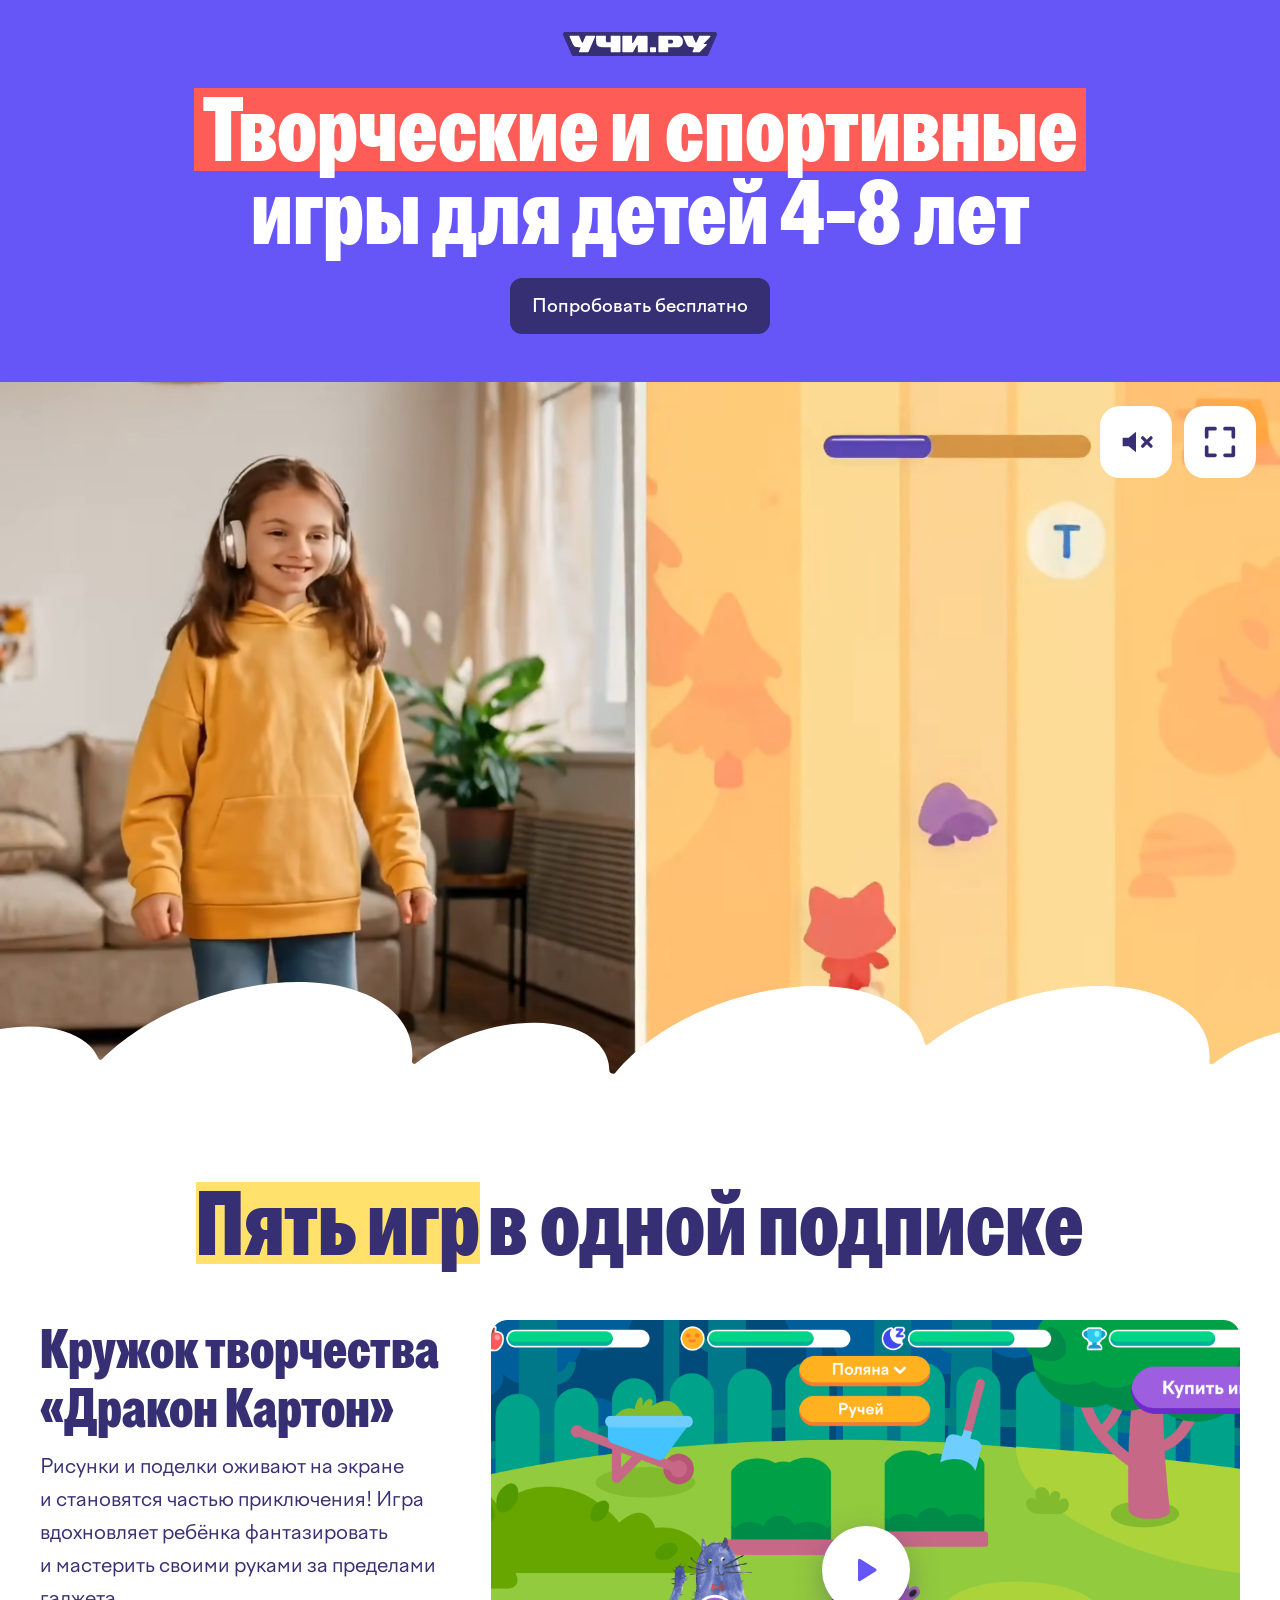
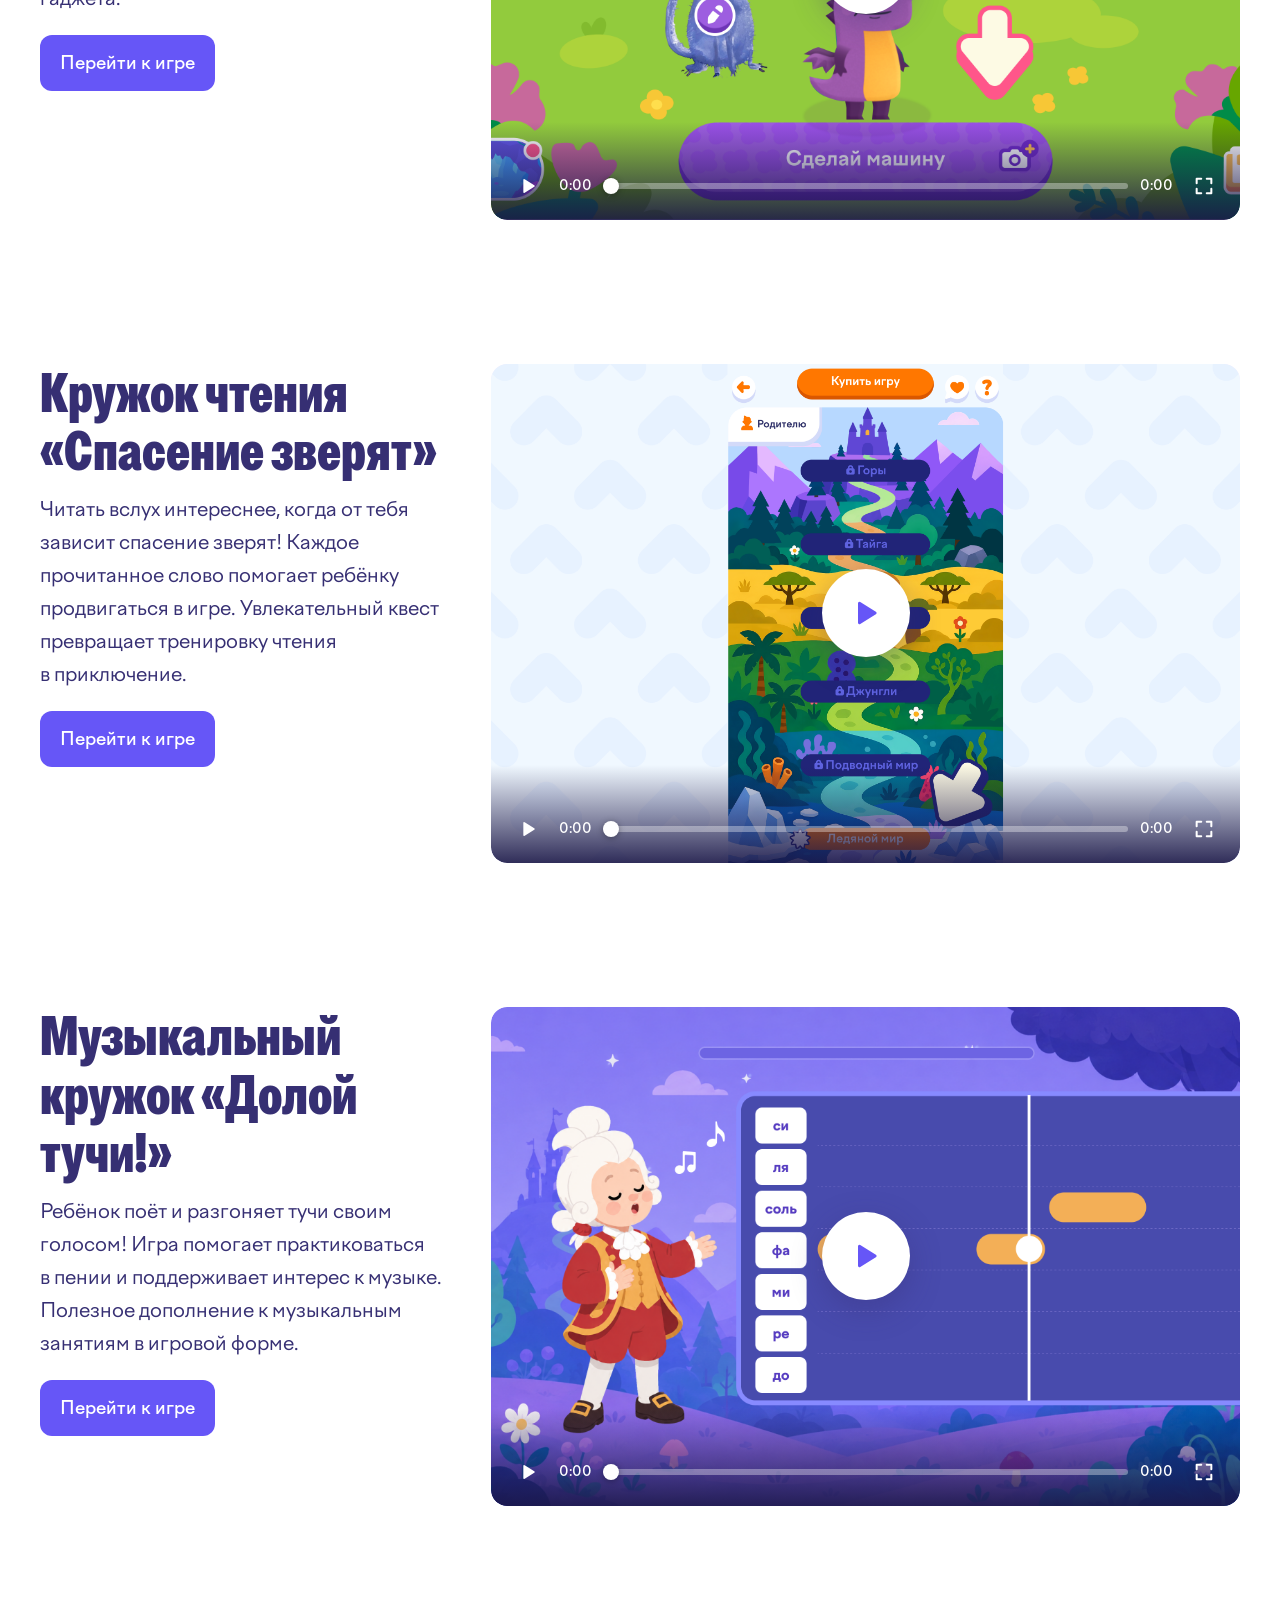
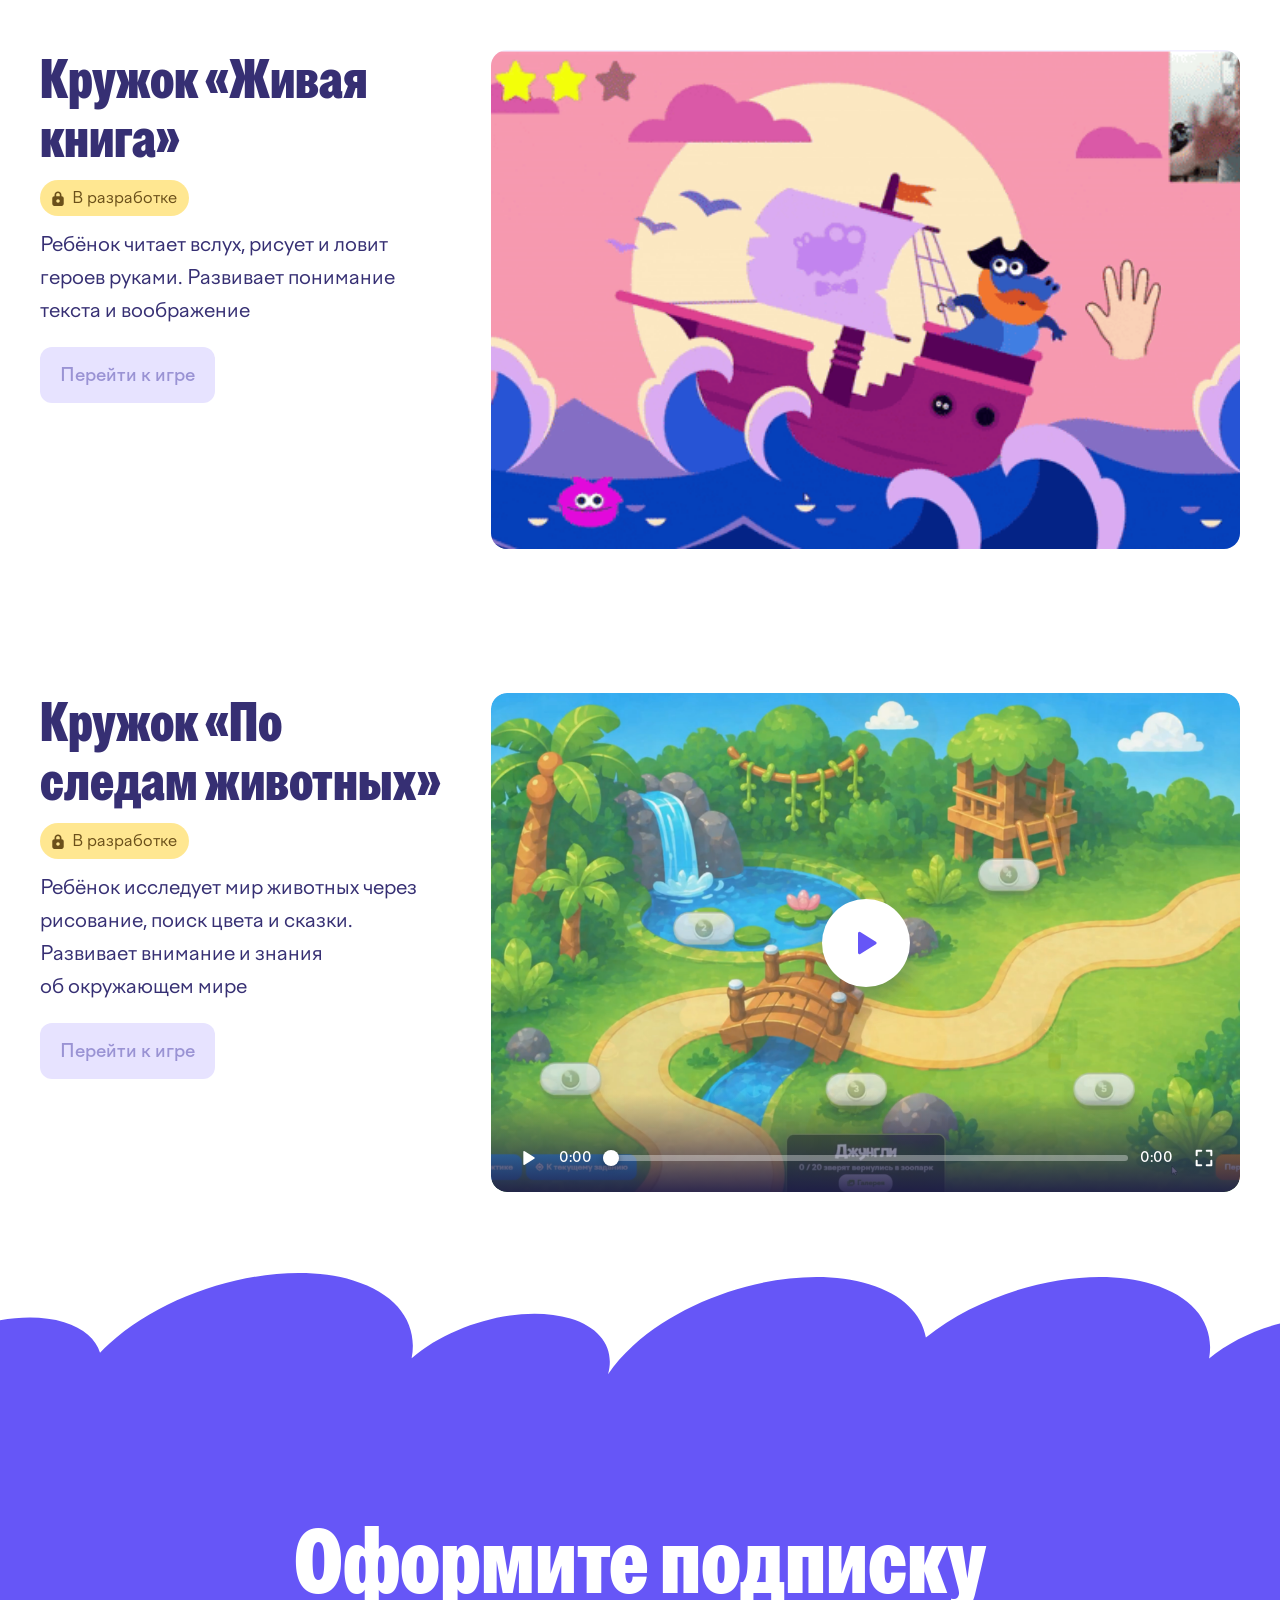
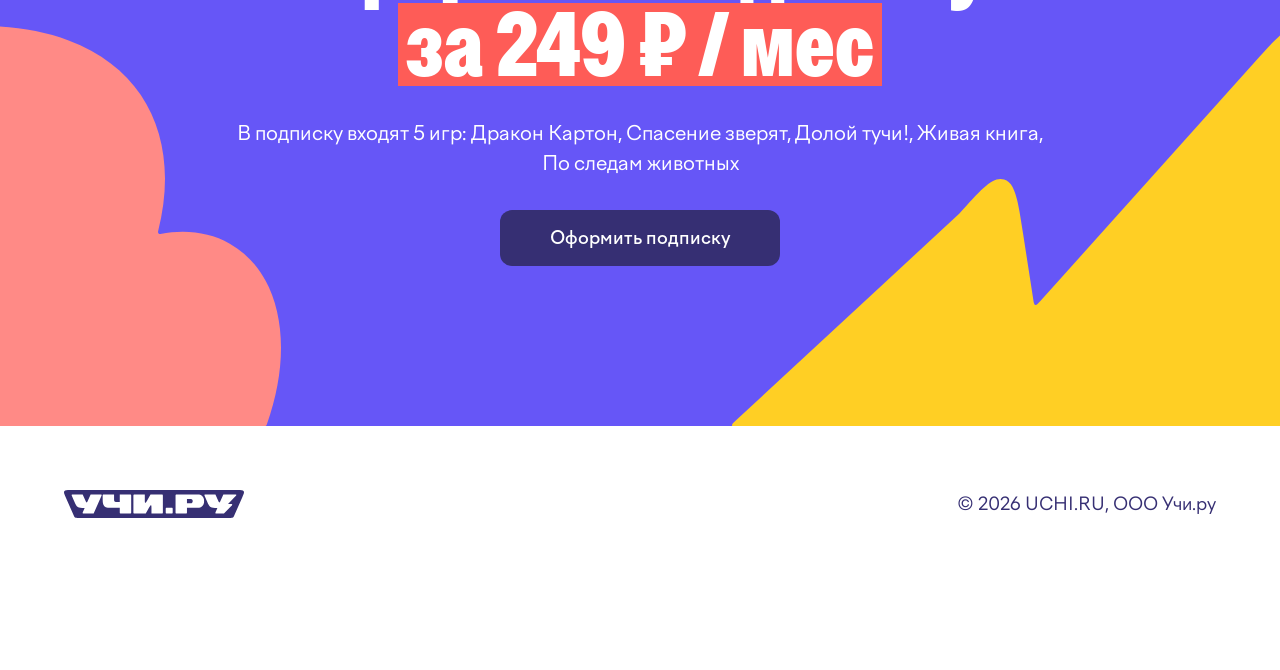
<file: index.html>
<!DOCTYPE html>
<html lang="ru">
  <head>
    <meta charset="UTF-8" />
    <script>
      document.documentElement.classList.add("js");
    </script>
    <meta name="viewport" content="width=device-width, initial-scale=1" />
    <title>Учи.Мастерская — творческие и спортивные игры для детей 4–8 лет</title>
    <meta
      name="description"
      content="Творческие и спортивные игры для детей 4–8 лет: творчество, чтение, музыка, мышление и движение."
    />
    <link
      rel="preload"
      href="fonts/OceanicGroteskCondensed-Extrabold.ttf"
      as="font"
      type="font/ttf"
      crossorigin
    />
    <link rel="preload" href="fonts/FactorA-Regular.ttf" as="font" type="font/ttf" crossorigin />
    <link rel="preload" href="fonts/FactorA-Bold.ttf" as="font" type="font/ttf" crossorigin />
    <link rel="preload" href="fonts/FactorA-Medium.otf" as="font" type="font/otf" crossorigin />
    <link rel="stylesheet" href="css/styles.css?v=20261026b" />
  </head>
  <body>
    <header class="hero hero--photo">
      <img class="hero__logo" src="assets/logo-header.svg" alt="Учи.ру" />

      <div class="hero__top">
        <div class="hero__copy">
          <h1>
            <span class="mark mark--red">Творческие и&nbsp;спортивные</span>
            <span class="hero__for">игры для детей 4&#8288;–&#8288;8&nbsp;лет</span>
          </h1>
        </div>
        <div class="hero__actions">
          <a class="btn btn--dark" href="https://uchi.ru/workshop">Попробовать бесплатно</a>
        </div>
      </div>

      <div class="hero__photo">
        <video
          class="hero__photo-img"
          poster="assets/hero-d/hero-video-poster.jpg?v=20261026b"
          autoplay
          muted
          loop
          playsinline
          preload="auto"
          aria-hidden="true"
        >
          <source src="assets/hero-d/hero-video.webm?v=20261026b" type='video/webm; codecs="av01.0.05M.08, opus"' />
          <source src="assets/hero-d/hero-video.mp4?v=20261026b" type="video/mp4" />
        </video>
        <div class="hero__controls">
          <button class="hero__btn hero__sound" type="button" aria-pressed="false" aria-label="Включить звук" data-hero-sound>
            <span class="hero__btn-icon hero__sound-icon" aria-hidden="true"></span>
          </button>
          <button class="hero__btn hero__fullscreen" type="button" aria-label="Открыть видео на весь экран" data-hero-fullscreen>
            <span class="hero__btn-icon hero__fullscreen-icon" aria-hidden="true"></span>
          </button>
        </div>
      </div>

      <img class="hero__wave" src="assets/hero-wave.svg" alt="" />
    </header>

    <main>
      <section class="games" id="games" aria-labelledby="games-title">
        <div class="games__pin">
          <h2 class="section-title" id="games-title">
            <span class="mark mark--yellow">Пять игр</span>
            <span>в&nbsp;одной подписке</span>
          </h2>
          <div class="games__track">
          <article class="game">
            <div class="game__media">
              <video
                class="game__shot"
                src="assets/game-1.mp4"
                poster="assets/game-1.png"
                controls
                muted
                loop
                playsinline
                preload="none"
                data-game-video
                aria-label="Дракон Картон — игра"
              ></video>
            </div>
            <div class="game__body">
              <h3 class="game__title">
                <span class="game__name">Кружок творчества «Дракон Картон»</span>
              </h3>
              <p>Рисунки и&nbsp;поделки оживают на&nbsp;экране и&nbsp;становятся частью приключения! Игра вдохновляет ребёнка фантазировать и&nbsp;мастерить своими руками за&nbsp;пределами гаджета.</p>
              <a class="btn game__cta" href="https://uchi.ru/caring-crafts">Перейти к игре</a>
            </div>
          </article>
          <article class="game">
            <div class="game__media">
              <video
                class="game__shot"
                src="assets/game-2.mp4"
                poster="assets/game-2.png"
                controls
                muted
                loop
                playsinline
                preload="none"
                data-game-video
                aria-label="Спасение зверят — игра"
              ></video>
            </div>
            <div class="game__body">
              <h3 class="game__title">
                <span class="game__name">Кружок чтения «Спасение зверят»</span>
              </h3>
              <p>Читать вслух интереснее, когда от&nbsp;тебя зависит спасение зверят! Каждое прочитанное слово помогает ребёнку продвигаться в&nbsp;игре. Увлекательный квест превращает тренировку чтения в&nbsp;приключение.</p>
              <a class="btn game__cta" href="https://uchi.ru/bukvaria">Перейти к игре</a>
            </div>
          </article>
          <article class="game">
            <div class="game__media">
              <video
                class="game__shot"
                src="assets/game-3.mp4"
                poster="assets/game-3.png"
                controls
                muted
                loop
                playsinline
                preload="none"
                data-game-video
                aria-label="Долой тучи! — игра"
              ></video>
            </div>
            <div class="game__body">
              <h3 class="game__title">
                <span class="game__name">Музыкальный кружок «Долой тучи!»</span>
              </h3>
              <p>Ребёнок поёт и&nbsp;разгоняет тучи своим голосом! Игра помогает практиковаться в&nbsp;пении и&nbsp;поддерживает интерес к&nbsp;музыке. Полезное дополнение к&nbsp;музыкальным занятиям в&nbsp;игровой форме.</p>
              <a class="btn game__cta" href="https://uchi.ru/doloy-tuchi">Перейти к игре</a>
            </div>
          </article>
          <article class="game">
            <div class="game__media">
              <img class="game__shot" src="assets/game-4.gif" alt="" />
            </div>
            <div class="game__body">
              <h3 class="game__title game__title--soon">
                <span class="game__name">Кружок «Живая книга»</span>
                <span class="badge">
                  <img src="assets/icon-lock.svg" alt="" />
                  В&nbsp;разработке
                </span>
              </h3>
              <p>Ребёнок читает вслух, рисует и&nbsp;ловит героев руками. Развивает понимание текста и&nbsp;воображение</p>
              <button class="btn game__cta" type="button" disabled>Перейти к игре</button>
            </div>
          </article>
          <article class="game">
            <div class="game__media">
              <video
                class="game__shot"
                src="assets/game-5.mp4"
                poster="assets/game-5.png"
                controls
                muted
                loop
                playsinline
                preload="none"
                data-game-video
                aria-label="По следам животных — игра"
              ></video>
            </div>
            <div class="game__body">
              <h3 class="game__title game__title--soon">
                <span class="game__name">Кружок «По следам животных»</span>
                <span class="badge">
                  <img src="assets/icon-lock.svg" alt="" />
                  В&nbsp;разработке
                </span>
              </h3>
              <p>
                Ребёнок исследует мир животных через рисование, поиск цвета и&nbsp;сказки. Развивает внимание и&nbsp;знания
                об&nbsp;окружающем мире
              </p>
              <button class="btn game__cta" type="button" disabled>Перейти к игре</button>
            </div>
          </article>
          </div>
        </div>
        <img class="skills__wave games__wave" src="assets/wave-skills.svg" alt="" />
      </section>

      <section class="skills" aria-labelledby="skills-title" hidden>
        <h2 class="section-title" id="skills-title">
          <span>Что</span>
          <span class="mark mark--yellow">развивает</span>
          <span>ребёнок</span>
        </h2>
        <div class="skills__viewport">
          <div class="skills__scene">
            <div class="blob blob-music">
              <span class="blob-music__hole"></span>
              <p>Музыкальный слух</p>
            </div>
            <div class="blob blob-imagine">
              <img src="assets/skill-imagination.svg" alt="" />
              <p>Воображение</p>
            </div>
            <div class="blob blob-move">
              <img src="assets/skill-movement.svg" alt="" />
              <p>Движение и&nbsp;реакция</p>
            </div>
            <div class="blob blob-create">
              <img src="assets/skill-creativity.png" alt="" />
              <p>Творчество</p>
            </div>
            <div class="blob blob-read">
              <p>Чтение и&nbsp;речь</p>
              <span class="blob-read__back"></span>
            </div>
            <div class="blob blob-think">
              <img src="assets/skill-thinking.svg" alt="" />
              <p>Мышление</p>
            </div>
          </div>
        </div>
              <img class="skills__wave" src="assets/wave-skills.svg" alt="" />
</section>

      <section class="why" aria-labelledby="why-title" hidden>
        <h2 class="section-title" id="why-title">
          <span>Почему</span>
          <span class="mark mark--yellow">стоит попробовать</span>
        </h2>
        <div class="why__cards">
          <article class="why-card why-card--green">
            <h3>Без поездок</h3>
            <p>Занимайтесь дома. Не&nbsp;нужно везти ребёнка в&nbsp;кружок</p>
          </article>
          <article class="why-card">
            <h3>Без расписания</h3>
            <p>В&nbsp;любое время&nbsp;— утром, днём или перед сном</p>
          </article>
          <article class="why-card">
            <h3>Пять кружков в&nbsp;одном</h3>
            <p>Творчество, чтение, музыка, мышление и&nbsp;движение</p>
          </article>
        </div>
        <img class="skills__wave" src="assets/wave-skills.svg" alt="" />
      </section>

      <section class="offer" id="offer" aria-labelledby="offer-title">
        <img class="offer__cloud offer__cloud--left" src="assets/cloud-left.svg" alt="" />
        <img class="offer__cloud offer__cloud--right" src="assets/cloud-right.svg" alt="" />
        <div class="offer__inner">
          <div class="offer__heading">
            <h2 class="offer__title" id="offer-title">Оформите подписку</h2>
            <p class="offer__price"><span class="mark mark--red">за&nbsp;249&nbsp;₽ / мес</span></p>
          </div>
          <p class="offer__includes">В&nbsp;подписку входят 5&nbsp;игр: Дракон&nbsp;Картон, Спасение&nbsp;зверят, Долой&nbsp;тучи!, Живая&nbsp;книга, По&nbsp;следам&nbsp;животных</p>
          <a class="btn btn--dark btn--wide" href="https://uchi.ru/workshop/paywall">Оформить подписку</a>
        </div>
      </section>
    </main>

    <footer class="footer">
      <div class="footer__row">
        <img class="footer__logo" src="assets/logo-footer.svg" alt="Учи.ру" />
        <p class="footer__copy">© 2026 UCHI.RU, ООО Учи.ру</p>
      </div>
      <div class="mascot" aria-hidden="true">
        <img class="mascot__eye mascot__eye--l" src="assets/eye-l.svg" alt="" />
        <img class="mascot__eye mascot__eye--r" src="assets/eye-r.svg" alt="" />
        <img class="mascot__pupil mascot__pupil--l" src="assets/eye-mask-l.svg" alt="" />
        <img class="mascot__pupil mascot__pupil--r" src="assets/eye-mask-r.svg" alt="" />
        <img class="mascot__brow mascot__brow--l" src="assets/brow-l.svg" alt="" />
        <img class="mascot__brow mascot__brow--r" src="assets/brow-r.svg" alt="" />
      </div>
    </footer>
    <script src="js/hero-video.js?v=20261026b"></script>
    <script src="js/videos.js?v=20261026b"></script>
    <script src="js/reveal.js?v=20261026b"></script>
  </body>
</html>
</file>
<file: css/styles.css>
@font-face {
  font-family: "Oceanic Grotesk Condensed";
  src: url("../fonts/OceanicGroteskCondensed-Extrabold.ttf") format("truetype");
  font-weight: 800;
  font-style: normal;
  font-display: block;
}

@font-face {
  font-family: "Factor A";
  src: url("../fonts/FactorA-Regular.ttf") format("truetype");
  font-weight: 400;
  font-style: normal;
  font-display: block;
}

@font-face {
  font-family: "Factor A";
  src: url("../fonts/FactorA-Bold.ttf") format("truetype");
  font-weight: 700;
  font-style: normal;
  font-display: block;
}

@font-face {
  font-family: "Factor A";
  src: url("../fonts/FactorA-Medium.otf") format("opentype");
  font-weight: 500;
  font-style: normal;
  font-display: block;
}

:root {
  --purple: #6656f7;
  --deep: #362f73;
  --red: #fe5c57;
  --yellow: #ffe16c;
  --lilac: #e7e3ff;
  --ink: #362f73;
  --display: "Oceanic Grotesk Condensed", "Arial Narrow", sans-serif;
  --text: "Factor A", "Segoe UI", sans-serif;
}

*,
*::before,
*::after {
  box-sizing: border-box;
}

html {
  scroll-behavior: smooth;
}

body {
  margin: 0;
  overflow-x: hidden;
  background: #fff;
  color: var(--ink);
  font-family: var(--text);
  font-weight: 400;
}

img {
  max-width: none;
}

a {
  color: inherit;
}

h1,
h2,
h3,
p {
  margin: 0;
}

.mark {
  display: inline-block;
  line-height: 0.9;
}

.mark--red {
  --mk: var(--red);
  background: var(--red);
  color: #fff;
  padding: 0 8px;
}

.mark--yellow {
  --mk: var(--yellow);
  background: var(--yellow);
  color: var(--deep);
}

.btn {
  display: inline-flex;
  align-items: center;
  justify-content: center;
  width: 260px;
  height: 56px;
  padding: 16px 20px;
  border-radius: 12px;
  font-family: var(--text);
  font-weight: 500;
  font-size: 18px;
  line-height: 24px;
  text-align: center;
  text-decoration: none;
  white-space: nowrap;
}

.btn--light {
  background: #fff;
  color: var(--deep);
}

.btn--dark {
  background: var(--deep);
  color: #fff;
}

.btn--wide {
  width: 280px;
}

.btn:hover {
  filter: brightness(0.96);
}

.btn--dark:hover {
  filter: brightness(1.12);
}

.btn:focus-visible {
  outline: 3px solid #fff;
  outline-offset: 3px;
}

.section-title {
  display: flex;
  flex-wrap: wrap;
  justify-content: center;
  column-gap: 8px;
  font-family: var(--display);
  font-weight: 800;
  font-size: 92px;
  line-height: 0.9;
  text-align: center;
  color: var(--deep);
}

/* Hero */

.hero {
  position: relative;
  display: flex;
  flex-direction: column;
  align-items: center;
  gap: 32px;
  height: 100dvh;
  min-height: 900px;
  padding: 96px 40px 96px;
  overflow: hidden;
  background: var(--purple);
  color: #fff;
}

.hero__bg,
.hero__wave {
  position: absolute;
  left: calc(50% - 36px);
  bottom: 0;
  transform: translateX(-50%);
  pointer-events: none;
}

.hero__bg {
  left: 50%;
  z-index: 0;
}

.hero__wave {
  z-index: 3;
}

.hero__logo {
  position: absolute;
  top: 23.5px;
  left: 50%;
  z-index: 4;
  transform: translateX(-50%);
}

.hero__top {
  display: contents;
}

.hero__copy,
.hero__actions,
.hero__cast {
  position: relative;
  z-index: 2;
}

.hero__copy {
  display: flex;
  flex-direction: column;
  align-items: center;
  gap: 24px;
  width: min(1200px, 100%);
}

.hero h1 {
  display: flex;
  flex-direction: column;
  align-items: center;
  font-family: var(--display);
  font-weight: 800;
  font-size: 92px;
  line-height: 0.9;
  text-align: center;
}

.hero h1 .mark--red {
  white-space: nowrap;
}

.hero__row {
  display: flex;
  justify-content: center;
  gap: 4px;
}

.hero__row .hero__for {
  white-space: nowrap;
}

.hero__for {
  color: #fff;
}

.hero__lead {
  font-size: 24px;
  line-height: 1.5;
  text-align: center;
}

.hero__actions {
  display: flex;
  gap: 8px;
}

.cast-scale {
  position: relative;
  flex: 1 1 auto;
  display: flex;
  align-items: flex-end;
  justify-content: center;
  width: 100%;
  height: 320px;
  min-height: 320px;
  margin-top: 16px;
  overflow: visible;
  transform: translateY(56px);
  z-index: 1;
}

.hero__cast {
  display: flex;
  align-items: flex-end;
  justify-content: center;
  gap: var(--gap);
  width: max-content;
  height: 100%;
  --card: 220px;
  --gap: 37px;
  --period: calc(5 * (var(--card) + var(--gap)));
}

.hero-slot {
  flex: none;
  width: var(--card);
}

.hero-slot {
  margin-bottom: 128px;
}

.hero-card {
  --u: 1px;
  --label-top: 7.333;
  position: relative;
  width: calc(var(--u) * 220);
  height: calc(var(--u) * 220);
  background: url("../assets/cards/bg.svg") center / 100% 100% no-repeat;
  transform-origin: center bottom;
}

.hero-card--book,
.hero-card--animals {
  --label-top: 14.667;
}

.hero-card__char {
  position: absolute;
  display: block;
  max-width: none;
}

.hero-card--dragon .hero-card__char {
  left: calc(var(--u) * 40.76);
  top: calc(var(--u) * -24.75);
  width: calc(var(--u) * 138.47);
}

.hero-card--help .hero-card__char {
  left: calc(var(--u) * 26.58);
  top: calc(var(--u) * -17.42);
  width: calc(var(--u) * 204.417);
}

.hero-card--clouds .hero-card__char {
  left: calc(var(--u) * 30);
  top: calc(var(--u) * -22);
  width: calc(var(--u) * 160);
}

.hero-card--book .hero-card__char {
  left: calc(var(--u) * 18.97);
  top: calc(var(--u) * -10.08);
  width: calc(var(--u) * 182);
}

.hero-card--animals .hero-card__char {
  left: calc(var(--u) * 12);
  top: calc(var(--u) * -32);
  width: calc(var(--u) * 196);
}

.hero-card__label {
  position: absolute;
  left: calc(var(--u) * 14.667);
  right: calc(var(--u) * 14.667);
  bottom: calc(var(--u) * 14.667);
  display: flex;
  align-items: center;
  justify-content: center;
  height: calc(var(--u) * 70.583);
  background: var(--lilac);
  padding: calc(var(--u) * var(--label-top)) calc(var(--u) * 7.333) 0;
  font-family: var(--text);
  font-weight: 700;
  font-size: calc(var(--u) * 26);
  line-height: 1;
  text-align: center;
  color: var(--deep);
}

@keyframes hero-card-enter {
  0% {
    opacity: 0;
    transform: translateY(64px) scale(0.86) rotate(var(--tilt, 0deg));
  }

  60% {
    opacity: 1;
  }

  100% {
    opacity: 1;
    transform: translateY(0) scale(1) rotate(0deg);
  }
}

@media (prefers-reduced-motion: no-preference) {
  .hero-slot:nth-child(odd) .hero-card {
    --tilt: -6deg;
  }

  .hero-slot:nth-child(even) .hero-card {
    --tilt: 6deg;
  }

  .hero-card {
    animation: hero-card-enter 1s cubic-bezier(0.34, 1.56, 0.64, 1) backwards;
    animation-delay: calc(var(--i) * 0.12s);
    transition:
      translate 0.35s cubic-bezier(0.34, 1.56, 0.64, 1),
      rotate 0.35s cubic-bezier(0.34, 1.56, 0.64, 1);
  }

}

@media (prefers-reduced-motion: no-preference) {
  .cast-scale {
    justify-content: flex-start;
  }

  .hero__cast {
    margin-left: calc(-1 * var(--period));
    will-change: transform;
  }

  .cast-scale {
    cursor: grab;
    touch-action: pan-y;
    user-select: none;
    -webkit-user-select: none;
  }

  .cast-scale.is-dragging {
    cursor: grabbing;
  }

  .hero-card__char {
    -webkit-user-drag: none;
    pointer-events: none;
  }
}

@media (hover: hover) and (prefers-reduced-motion: no-preference) {
  .hero__cast .hero-card:hover {
    translate: 0 -10px;
    rotate: -2deg;
  }

  .hero__cast .hero-slot:nth-child(even) .hero-card:hover {
    rotate: 2deg;
  }
}

/* Video player */

.player {
  position: absolute;
  inset: 0;
  overflow: hidden;
  border-radius: inherit;
  background: #1b1747;
  color: #fff;
  outline: none;
  -webkit-tap-highlight-color: transparent;
}

.player:focus-visible {
  outline: 3px solid var(--yellow);
  outline-offset: -3px;
}

.player video {
  cursor: pointer;
}

.player button {
  display: grid;
  place-items: center;
  padding: 0;
  border: 0;
  background: none;
  color: inherit;
  font: inherit;
  cursor: pointer;
}

.player svg {
  display: block;
  width: 100%;
  height: 100%;
}

.player__big {
  position: absolute;
  top: 50%;
  left: 50%;
  width: 88px;
  height: 88px;
  padding: 26px !important;
  border-radius: 50%;
  background: #fff !important;
  color: var(--purple) !important;
  box-shadow: 0 10px 30px rgba(54, 47, 115, 0.35);
  opacity: 0;
  pointer-events: none;
  transform: translate(-50%, -50%) scale(0.8);
  transition:
    opacity 0.25s ease,
    transform 0.35s cubic-bezier(0.34, 1.56, 0.64, 1);
}

.player__big svg {
  margin-left: -4px;
}

.player.is-paused .player__big {
  opacity: 1;
  pointer-events: auto;
  transform: translate(-50%, -50%) scale(1);
}

.player__big:hover {
  transform: translate(-50%, -50%) scale(1.08) !important;
}

.player.is-loading::after {
  content: "";
  position: absolute;
  top: 50%;
  left: 50%;
  width: 44px;
  height: 44px;
  margin: -22px 0 0 -22px;
  border: 4px solid rgba(255, 255, 255, 0.35);
  border-top-color: #fff;
  border-radius: 50%;
  pointer-events: none;
  animation: player-spin 0.8s linear infinite;
}

@keyframes player-spin {
  to {
    transform: rotate(360deg);
  }
}

.player__bar {
  position: absolute;
  right: 0;
  bottom: 0;
  left: 0;
  display: flex;
  align-items: center;
  gap: 10px;
  padding: 44px 16px 14px;
  background: linear-gradient(to top, rgba(27, 23, 71, 0.9), rgba(27, 23, 71, 0));
  opacity: 0;
  transform: translateY(8px);
  transition:
    opacity 0.25s ease,
    transform 0.25s ease;
}

.player.is-active .player__bar,
.player:focus-within .player__bar,
.player.is-paused .player__bar {
  opacity: 1;
  transform: none;
}

@media (hover: hover) {
  .player:hover .player__bar {
    opacity: 1;
    transform: none;
  }
}

.player__btn {
  flex: none;
  width: 40px;
  height: 40px;
  padding: 9px !important;
  border-radius: 12px;
  transition: background-color 0.2s ease;
}

.player__btn:hover,
.player__btn:focus-visible {
  background: rgba(255, 255, 255, 0.2) !important;
}

.player__btn:focus-visible {
  outline: 2px solid var(--yellow);
}

.player__time {
  flex: none;
  min-width: 36px;
  font-family: var(--text);
  font-weight: 500;
  font-size: 14px;
  line-height: 1;
  font-variant-numeric: tabular-nums;
  text-align: center;
}

.player__seek {
  --p: 0%;
  flex: 1 1 auto;
  min-width: 0;
  height: 20px;
  margin: 0;
  background: none;
  cursor: pointer;
  appearance: none;
  -webkit-appearance: none;
}

.player__seek::-webkit-slider-runnable-track {
  height: 6px;
  border-radius: 6px;
  background: linear-gradient(to right, var(--yellow) var(--p), rgba(255, 255, 255, 0.35) var(--p));
}

.player__seek::-moz-range-track {
  height: 6px;
  border-radius: 6px;
  background: rgba(255, 255, 255, 0.35);
}

.player__seek::-moz-range-progress {
  height: 6px;
  border-radius: 6px;
  background: var(--yellow);
}

.player__seek::-webkit-slider-thumb {
  width: 16px;
  height: 16px;
  margin-top: -5px;
  border: 0;
  border-radius: 50%;
  background: #fff;
  box-shadow: 0 1px 6px rgba(0, 0, 0, 0.35);
  transition: transform 0.2s ease;
  appearance: none;
  -webkit-appearance: none;
}

.player__seek::-moz-range-thumb {
  width: 16px;
  height: 16px;
  border: 0;
  border-radius: 50%;
  background: #fff;
  box-shadow: 0 1px 6px rgba(0, 0, 0, 0.35);
}

.player__seek:hover::-webkit-slider-thumb {
  transform: scale(1.25);
}

.player__seek:focus-visible {
  outline: 2px solid var(--yellow);
  outline-offset: 4px;
  border-radius: 6px;
}

.player.is-fullscreen {
  border-radius: 0;
  background: #000;
}

.player.is-fullscreen video {
  object-fit: contain;
}

.player.is-fullscreen .player__bar {
  padding: 64px 32px 24px;
  gap: 16px;
}

.player.is-fullscreen .player__btn {
  width: 48px;
  height: 48px;
}

.player.is-fullscreen .player__time {
  font-size: 16px;
}

.player.is-fullscreen:not(.is-active):not(.is-paused) {
  cursor: none;
}

/* Why */

.why {
  position: relative;
  overflow: hidden;
  padding: 40px 40px 200px;
}

.why .section-title {
  margin-bottom: 40px;
}

.why__cards {
  display: flex;
  gap: 16px;
  max-width: 1152px;
  margin: 0 auto;
}

.why-card {
  display: flex;
  flex: 1 1 0;
  flex-direction: column;
  align-items: center;
  justify-content: center;
  gap: 16px;
  min-width: 0;
  height: 320px;
  padding: 48px 24px;
  border-radius: 12px;
  background: center / cover no-repeat;
  color: #fff;
  text-align: center;
}

.why-card:nth-child(1) {
  background-image: url("../assets/why/why-1.png");
}

.why-card:nth-child(2) {
  background-image: url("../assets/why/why-2.png");
}

.why-card:nth-child(3) {
  background-image: url("../assets/why/why-3.png");
}

.why-card--green {
  color: #495822;
}

.why-card h3 {
  max-width: 325px;
  font-family: var(--display);
  font-weight: 800;
  font-size: 48px;
  line-height: 0.9;
}

.why-card p {
  font-size: 18px;
  line-height: 1.4;
}

/* Games */

.games {
  padding: 80px 40px 120px;
}

.games__pin {
  width: 100%;
}

.games .section-title {
  margin: 0 0 56px;
}

.games__track {
  display: flex;
  flex-direction: column;
  gap: 144px;
}

.game {
  display: grid;
  grid-template-columns: minmax(0, 7fr) minmax(0, 13fr);
  grid-template-areas: "body media";
  align-items: start;
  gap: 48px;
  color: inherit;
  text-decoration: none;
}

.game__media {
  grid-area: media;
}

.game__body {
  grid-area: body;
}

.game__media {
  position: relative;
  flex: none;
  width: 100%;
  aspect-ratio: 3 / 2;
  overflow: hidden;
  border-radius: 16px;
  background: #f3f0ff;
}

.game__shot {
  display: block;
  width: 100%;
  height: 100%;
  object-fit: cover;
}

.game__body {
  display: flex;
  flex: none;
  flex-direction: column;
  gap: 12px;
  margin-top: 0;
}

.game__title {
  display: flex;
  flex-wrap: wrap;
  align-items: center;
  gap: 12px;
  font-family: var(--display);
  font-weight: 800;
  font-size: 56px;
  line-height: 1.05;
  color: var(--deep);
}

.game__name {
  min-width: 0;
  overflow-wrap: break-word;
}

.game p {
  font-size: 20px;
  line-height: 1.65;
  color: var(--deep);
}

.game:focus-visible {
  outline: 3px solid var(--purple);
  outline-offset: 4px;
}

.game__cta {
  align-self: flex-start;
  width: auto;
  margin-top: 8px;
  background: var(--purple);
  color: #fff;
  border: 0;
  cursor: pointer;
}

.game__cta:hover {
  filter: brightness(1.08);
}

.game__cta:disabled {
  background: #e7e3ff;
  color: #9a93d4;
  cursor: not-allowed;
  filter: none;
}

.why[hidden],
.skills[hidden] {
  display: none;
}

.games {
  position: relative;
  overflow: hidden;
}

main:has(.skills:not([hidden])) .games__wave,
main:has(.why:not([hidden])) .games__wave {
  display: none;
}

main:has(.skills[hidden]):has(.why[hidden]) .games {
  padding-bottom: 200px;
}

main:has(.why:not([hidden])) .skills > .skills__wave {
  display: none;
}

main:has(.why[hidden]) .skills {
  padding-bottom: 200px;
}

.badge {
  display: inline-flex;
  align-items: center;
  gap: 4px;
  padding: 6px 12px 6px 8px;
  border-radius: 100px;
  background: rgba(255, 207, 36, 0.5);
  color: #6b501a;
  font-family: var(--text);
  font-weight: 400;
  font-size: 16px;
  line-height: 24px;
}

/* Skills */

.skills {
  position: relative;
  overflow: hidden;
  width: 100%;
  padding: 80px 40px 80px;
}

.skills .section-title {
  max-width: 1200px;
  margin: 0 auto 56px;
}

.skills__viewport {
  width: min(1200px, 100%);
  margin: 0 auto;
  aspect-ratio: 1200 / 600;
  container-type: inline-size;
  position: relative;
}

.skills__scene {
  position: absolute;
  top: 0;
  left: 0;
  width: 1200px;
  height: 600px;
  transform-origin: top left;
  transform: scale(calc(100cqw / 1200px));
}

.skills__wave {
  position: absolute;
  left: calc(50% - 36px);
  bottom: -1px;
  z-index: 2;
  transform: translateX(-50%);
  pointer-events: none;
}

.blob {
  position: absolute;
  font-family: var(--display);
  font-weight: 800;
  line-height: 0.9;
  text-align: center;
}

.blob p {
  margin: 0;
}

.blob-music {
  left: 96px;
  top: 58px;
  z-index: 3;
  display: flex;
  align-items: center;
  justify-content: center;
  width: 300px;
  height: 293px;
  padding: 32px 16px;
  border-radius: 8px;
  background: var(--red);
  color: #fff;
  font-size: 48px;
  rotate: -8deg;
}

.blob-music__hole {
  position: absolute;
  top: 14px;
  left: 50%;
  width: 64px;
  height: 24px;
  border-radius: 999px;
  background: #fff;
  transform: translateX(-50%);
}

.blob-imagine {
  left: 784px;
  top: -8px;
  z-index: 2;
  width: 389px;
  height: 350px;
}

.blob-imagine img {
  transform: scaleY(-1) rotate(3.24deg);
  transform-origin: center;
}

.blob-imagine p {
  position: absolute;
  left: 60px;
  top: 118px;
  width: 270px;
  color: var(--deep);
  font-size: 52px;
  transform: rotate(-12deg);
}

.blob-move {
  left: 836px;
  top: 248px;
  z-index: 2;
  width: 268px;
  height: 322px;
}

.blob-move img {
  transform: rotate(8.4deg);
  transform-origin: center;
}

.blob-move p {
  position: absolute;
  left: 16px;
  top: 108px;
  width: 230px;
  color: #fff;
  font-size: 48px;
  transform: rotate(8.4deg);
}

.blob-create {
  left: 330px;
  top: -1px;
  z-index: 4;
  width: 480px;
  height: 600px;
}

.blob-create img {
  display: block;
  width: 480px;
  height: 600px;
  object-fit: contain;
}

.blob-create p {
  position: absolute;
  top: 82px;
  left: 307px;
  color: #6b501a;
  font-size: 56px;
  white-space: nowrap;
  transform: translateX(-50%);
}

.blob-read {
  left: 584px;
  top: 486px;
  z-index: 5;
  rotate: -4deg;
  transform-origin: left top;
}

.blob-read p {
  position: relative;
  z-index: 1;
  margin-bottom: -60px;
  padding: 24px 32px;
  border-radius: 8px;
  background: var(--purple);
  color: #fff;
  font-size: 48px;
  white-space: nowrap;
}

.blob-read__back {
  display: block;
  height: 82px;
  margin: 0 16px;
  border-radius: 8px;
  background: var(--deep);
}

.blob-think {
  left: 28px;
  top: 168px;
  z-index: 2;
  width: 296px;
  height: 312px;
}

.blob-think p {
  position: absolute;
  left: 29px;
  top: 252px;
  color: var(--deep);
  font-size: 52px;
  white-space: nowrap;
}

@media (min-width: 768px) {
  .blob-music,
  .blob-imagine {
    z-index: 5;
  }
}

/* Offer */

.offer {
  position: relative;
  overflow: hidden;
  background: var(--purple);
  padding: 128px 80px 160px;
}

.offer__inner {
  position: relative;
  z-index: 1;
  display: flex;
  flex-direction: column;
  align-items: center;
  gap: 32px;
  max-width: 1120px;
  margin: 0 auto;
}

.offer__heading {
  display: flex;
  flex-direction: column;
  align-items: center;
}

.offer__title,
.offer__price {
  font-family: var(--display);
  font-weight: 800;
  font-size: 92px;
  line-height: 0.9;
  text-align: center;
  color: #fff;
}

.offer__cloud {
  position: absolute;
  bottom: 0;
  z-index: 0;
  pointer-events: none;
}

.offer__cloud--left {
  left: calc(50% - 739px);
  transform: translateX(-50%);
}

.offer__cloud--right {
  right: -208px;
  bottom: -1px;
}

.offer__includes {
  max-width: 880px;
  font-family: var(--text);
  font-weight: 400;
  font-size: 20px;
  line-height: 1.5;
  text-align: center;
  color: #fff;
}


/* Footer */

.footer {
  position: relative;
  overflow: hidden;
  padding: 64px 64px 152px;
  background: #fff;
}

.footer__row {
  display: flex;
  align-items: center;
  justify-content: space-between;
  gap: 24px;
  max-width: 1152px;
  margin: 0 auto;
}

.footer__copy {
  font-size: 18px;
  line-height: 1.5;
  white-space: nowrap;
}

.mascot {
  position: absolute;
  bottom: -96px;
  left: 50%;
  width: 250px;
  height: 190px;
  transform: translateX(-50%);
  pointer-events: none;
}

.mascot__eye {
  position: absolute;
  top: 32px;
}

.mascot__eye--l {
  left: 0;
}

.mascot__eye--r {
  left: 102px;
}

.mascot__pupil {
  position: absolute;
  top: 48px;
}

.mascot__pupil--l {
  left: 16px;
}

.mascot__pupil--r {
  left: 118px;
}

.mascot__brow {
  position: absolute;
  top: 0;
}

.mascot__brow--l {
  left: 8px;
  transform: scaleY(-1) rotate(-165deg);
}

.mascot__brow--r {
  left: 168px;
  transform: rotate(-15deg);
}

@media (max-width: 1100px) {
  .hero h1,
  .offer__title,
  .offer__price {
    font-size: 72px;
  }

  .section-title {
    font-size: 72px;
  }

  .hero {
    height: 100dvh;
    min-height: 100dvh;
  }
}

@media (max-width: 767px) {
  .hero {
    gap: 24px;
    height: auto;
    min-height: 100dvh;
    padding: 88px 16px 72px;
  }

  .hero__top {
    display: flex;
    flex-direction: column;
    gap: 32px;
    width: 100%;
  }

  .hero__copy {
    gap: 16px;
  }

  .hero h1 {
    font-size: 56px;
  }

  .hero h1 .mark--red {
    padding: 0 4px;
  }

  .hero__for {
    min-width: 100%;
    width: min-content;
  }

  .hero__row {
    flex-direction: column;
    align-items: center;
    gap: 0;
  }

  .hero__row .hero__for {
    min-width: 0;
    width: auto;
  }

  .v-alt .why-card {
    padding-block: 48px;
  }

  .hero__lead {
    font-size: 20px;
  }

  .hero__lead br {
    display: none;
  }

  .hero__actions {
    flex-direction: column;
    width: 100%;
  }

  .hero__actions .btn {
    width: 100%;
  }

  .hero__logo {
    top: 24px;
  }

  .hero__wave {
    left: 50%;
    width: 1600px;
    height: 67px;
  }

  .cast-scale {
    height: 220px;
    min-height: 220px;
    margin-top: 8px;
    transform: translateY(32px);
  }

  .hero__cast {
    --card: 180px;
    --gap: 16px;
  }

  .hero-card {
    --u: 0.8182px;
  }

  .hero-slot {
    margin-bottom: 72px;
  }

  .why {
    padding: 40px 16px 140px;
  }

  .why .section-title {
    margin-bottom: 32px;
    font-size: 56px;
  }

  .why__cards {
    flex-direction: column;
  }

  .why-card {
    flex: none;
    height: auto;
    padding: 56px 24px;
  }

  .why-card h3 {
    font-size: 36px;
  }

  .games {
    padding: 40px 16px 72px;
  }

  .games .section-title {
    margin-bottom: 32px;
    font-size: 56px;
  }

  .games__track {
    gap: 88px;
  }

  .game {
    display: flex;
    flex-direction: column;
    align-items: stretch;
    gap: 0;
  }

  .game__shot {
    object-fit: contain;
  }

  .player__bar {
    gap: 4px;
    padding: 36px 8px 8px;
  }

  .player__btn {
    width: 36px;
    height: 36px;
    padding: 8px !important;
  }

  .player__seek + .player__time {
    display: none;
  }

  .player__big {
    width: 72px;
    height: 72px;
    padding: 21px !important;
  }

  .game__body {
    gap: 8px;
    margin-top: 16px;
  }

  .game__cta {
    align-self: stretch;
    width: auto;
  }

  .game__title {
    flex-direction: column;
    align-items: flex-start;
    font-size: 40px;
    line-height: 1.05;
  }

  .game p {
    font-size: 18px;
  }

  .badge {
    padding: 4px 12px 4px 8px;
    background: #ffe791;
  }

  .skills {
    padding: 72px 16px 56px;
  }

  main:has(.why[hidden]) .skills {
    padding-bottom: 140px;
  }

  main:has(.skills[hidden]):has(.why[hidden]) .games {
    padding-bottom: 140px;
  }

  .skills .section-title {
    margin-bottom: 40px;
    font-size: 56px;
  }

  .skills__viewport {
    width: min(328px, 100%);
    aspect-ratio: 328 / 808;
  }

  .skills__scene {
    width: 328px;
    height: 808px;
    transform: scale(calc(100cqw / 328px));
  }

  .skills__wave {
    left: 50%;
    width: 1600px;
    height: 74px;
  }

  .blob-music {
    left: 138px;
    top: 28px;
    width: 210px;
    height: 205px;
    padding: 22px 11px;
    border-radius: 6px;
    font-size: 33.6px;
    rotate: 12deg;
  }

  .blob-music__hole {
    top: 10px;
    width: 45px;
    height: 17px;
  }

  .blob-imagine {
    left: 76px;
    top: 596px;
    width: 278px;
    height: 252px;
  }

  .blob-imagine img {
    width: 278px;
    height: 252px;
    transform: scaleY(-1) rotate(-2.4deg);
  }

  .blob-imagine p {
    left: 46px;
    top: 78px;
    width: 186px;
    font-size: 36.4px;
    transform: rotate(-17.6deg);
  }

  .blob-move {
    left: -20px;
    top: 52px;
    width: 188px;
    height: 225px;
  }

  .blob-move img {
    width: 188px;
    height: 225px;
    transform: rotate(-12deg);
  }

  .blob-move p {
    left: 12px;
    top: 78px;
    width: 144px;
    font-size: 31px;
    transform: rotate(-12deg);
  }

  .blob-create {
    left: -9px;
    top: 186px;
    width: 336px;
    height: 420px;
  }

  .blob-create img {
    width: 336px;
    height: 420px;
  }

  .blob-create p {
    top: 57px;
    left: 206px;
    font-size: 39.2px;
  }

  .blob-read {
    left: 121px;
    top: 503px;
  }

  .blob-read p {
    margin-bottom: -42px;
    padding: 17px 22px;
    border-radius: 6px;
    font-size: 33.6px;
  }

  .blob-read__back {
    height: 57px;
    margin: 0 11px;
    border-radius: 6px;
  }

  .blob-think {
    left: -9px;
    top: 452px;
    z-index: 3;
    width: 207px;
    height: 219px;
  }

  .blob-think img {
    width: 207px;
    height: 219px;
  }

  .blob-think p {
    left: 20px;
    top: 186px;
    font-size: 36.4px;
  }

  .offer {
    padding: 40px 16px 80px;
  }

  .offer__title,
  .offer__price {
    font-size: 56px;
  }

  .offer__includes {
    font-size: 18px;
  }


  .offer__cloud--left {
    left: -178px;
    bottom: 0;
    width: 320px;
    height: 169px;
    transform: none;
  }

  .offer__cloud--right {
    right: -160px;
    bottom: -17px;
    width: 353px;
    height: 186px;
  }

  .footer {
    padding: 64px 20px 150px;
  }

  .footer__row {
    flex-direction: column;
    justify-content: center;
  }

  .footer__copy {
    font-size: 14px;
  }

  .mascot {
    bottom: -78px;
    transform: translateX(-50%) scale(0.663);
  }
}

/* Motion */

@keyframes rise-in {
  from {
    opacity: 0;
    translate: 0 28px;
  }

  to {
    opacity: 1;
    translate: 0 0;
  }
}

@keyframes mark-wipe {
  to {
    background-size: 100% 100%;
  }
}

@keyframes mark-wipe-lines {
  to {
    background-size: 100% 0.86em;
  }
}

@keyframes fade-in {
  from {
    opacity: 0;
  }

  to {
    opacity: 1;
  }
}

@media (prefers-reduced-motion: no-preference) {
  .hero__logo {
    animation: fade-in 0.8s ease both;
  }

  .hero h1,
  .hero__lead,
  .hero__actions {
    animation: rise-in 0.9s cubic-bezier(0.22, 1, 0.36, 1) both;
  }

  .hero__lead {
    animation-delay: 0.25s;
  }

  .hero__actions {
    animation-delay: 0.4s;
  }

  .hero h1 .mark--red,
  .js [data-reveal] .mark {
    background: linear-gradient(var(--mk), var(--mk)) 0 0 / 0% 100% no-repeat;
  }

  .hero h1 .mark--red {
    animation: mark-wipe 0.7s 0.45s cubic-bezier(0.65, 0, 0.35, 1) forwards;
  }

  .js [data-reveal].is-in .mark {
    animation: mark-wipe 0.7s 0.35s cubic-bezier(0.65, 0, 0.35, 1) forwards;
  }

  .js [data-reveal] {
    opacity: 0;
    transition:
      opacity 0.8s ease,
      translate 0.9s cubic-bezier(0.22, 1, 0.36, 1),
      scale 0.9s cubic-bezier(0.34, 1.56, 0.64, 1);
    transition-delay: var(--d, 0s);
  }

  .js [data-reveal="up"],
  .js [data-reveal="rise"] {
    translate: 0 36px;
  }

  .js [data-reveal="from-left"] {
    translate: -120px 0;
  }

  .js [data-reveal="from-right"] {
    translate: 120px 0;
  }

  .js [data-reveal="pop"] {
    scale: 0.5;
  }

  .js [data-reveal].is-in,
  .js .is-in [data-reveal="pop"] {
    opacity: 1;
    translate: 0 0;
    scale: 1;
  }
}

@media (prefers-reduced-motion: reduce) {
  .game,
  .game__shot,
  .blob {
    transition: none;
  }
}

/* Hero with photo (variant D) */

.hero--photo {
  height: auto;
  min-height: 0;
  gap: 48px;
  padding: 88px 40px 0;
}

.hero--photo .hero__logo {
  top: 32px;
}

.hero--photo .hero__top {
  display: flex;
  flex-direction: column;
  align-items: center;
  gap: 24px;
  width: 100%;
  position: relative;
  z-index: 2;
}

.hero__photo {
  --k: calc(100cqw / 1280px * 0.65);
  position: relative;
  z-index: 1;
  align-self: stretch;
  flex: none;
  margin-inline: -40px;
  aspect-ratio: 1280 / 720;
  overflow: hidden;
  container-type: inline-size;
}

.hero__photo-img {
  position: absolute;
  inset: 0;
  width: 100%;
  height: 100%;
  object-fit: cover;
  object-position: center 30%;
}

.hero__contours {
  position: absolute;
  top: -2px;
  z-index: 2;
  height: 170px;
  pointer-events: none;
}

.hero__contours--left {
  left: 0;
  width: 321px;
  transform-origin: 0 0;
  transform: scale(var(--k));
}

.hero__contours--right {
  right: 0;
  width: 328px;
  transform-origin: 100% 0;
  transform: scale(var(--k));
}

.contour {
  position: absolute;
  top: 0;
  display: block;
  transform: rotate(180deg);
}

.contour img {
  position: absolute;
  left: 0;
  top: var(--t);
  width: 100%;
  height: calc(100% - var(--t));
}

.contour--a {
  --t: 4.58%;
  left: 0;
  width: 192.434px;
  height: 162.676px;
}

.contour--b {
  --t: 6.86%;
  left: 192.45px;
  width: 128.289px;
  height: 108.451px;
}

.contour--c {
  --t: 6.86%;
  left: 0;
  width: 128.289px;
  height: 108.451px;
}

.contour--d {
  --t: 4.35%;
  left: 71.81px;
  width: 201.692px;
  height: 166.644px;
}

.contour--e {
  --t: 6.15%;
  left: 180.93px;
  width: 146.805px;
  height: 122.999px;
  transform: scaleY(-1);
}

@media (max-width: 767px) {
  .hero--photo .hero__wave {
    display: none;
  }

  .hero--photo {
    height: 620px;
    min-height: 0;
    gap: 48px;
    padding: 88px 16px 0;
  }

  .hero--photo .hero__top {
    gap: 24px;
  }

  .hero--photo h1 {
    display: block;
  }

  .hero--photo h1 .hero__for {
    display: block;
    min-width: 0;
    width: auto;
  }

  .hero--photo h1 .mark--red {
    display: inline;
    padding: 0 4px;
    white-space: normal;
    -webkit-box-decoration-break: clone;
    box-decoration-break: clone;
  }

  .hero--photo h1 .mark--red {
    background-position: 0 58%;
    background-size: 0% 0.86em;
    animation-name: mark-wipe-lines;
  }

  .hero__photo {
    --k: calc(100cqw / 700px * 0.65);
    margin-inline: -16px;
    aspect-ratio: 16 / 9;
  }

  .hero__photo-img {
    object-position: 55% center;
  }
}

.hero__controls {
  position: absolute;
  top: 24px;
  right: 24px;
  z-index: 4;
  display: flex;
  gap: 12px;
}

.hero__btn {
  display: grid;
  place-items: center;
  width: 72px;
  height: 72px;
  padding: 0;
  border: 0;
  border-radius: 20px;
  background: #fff;
  color: var(--deep);
  cursor: pointer;
  box-shadow: none;
  transition: transform 0.2s ease;
}

.hero__btn:hover {
  transform: scale(1.06);
}

.hero__btn:focus-visible {
  outline: 3px solid var(--yellow);
  outline-offset: 3px;
}

.hero__btn-icon {
  width: 40px;
  height: 40px;
  background: currentColor;
  -webkit-mask: var(--icon) center / contain no-repeat;
  mask: var(--icon) center / contain no-repeat;
}

.hero__fullscreen-icon {
  --icon: url("data:image/svg+xml,%3Csvg xmlns='http://www.w3.org/2000/svg' viewBox='0 0 24 24'%3E%3Cpath d='M4 9V4h5M20 9V4h-5M4 15v5h5M20 15v5h-5' fill='none' stroke='black' stroke-width='2.2' stroke-linecap='round' stroke-linejoin='round'/%3E%3C/svg%3E");
}


.hero__sound-icon {
  --icon: url("data:image/svg+xml,%3Csvg xmlns='http://www.w3.org/2000/svg' viewBox='0 0 24 24'%3E%3Cpath d='M4 9.5v5h3.6l4.4 3.6V5.9L7.6 9.5H4Z'/%3E%3Cpath d='m16 9.5 5 5m0-5-5 5' fill='none' stroke='black' stroke-width='2' stroke-linecap='round'/%3E%3C/svg%3E");
}

.hero__sound[aria-pressed="true"] .hero__sound-icon {
  --icon: url("data:image/svg+xml,%3Csvg xmlns='http://www.w3.org/2000/svg' viewBox='0 0 24 24'%3E%3Cpath d='M4 9.5v5h3.6l4.4 3.6V5.9L7.6 9.5H4Z'/%3E%3Cpath d='M15.5 8.6a4.8 4.8 0 0 1 0 6.8M18 6a8.4 8.4 0 0 1 0 12' fill='none' stroke='black' stroke-width='2' stroke-linecap='round'/%3E%3C/svg%3E");
}

@media (max-width: 767px) {
  .hero__controls {
    top: 12px;
    right: 12px;
    gap: 8px;
  }

  .hero__btn {
    width: 52px;
    height: 52px;
    border-radius: 16px;
  }

  .hero__btn-icon {
    width: 30px;
    height: 30px;
  }
}

/* Larger hero headline (variant D) */

.hero--photo h1 {
  font-size: 92px;
}

@media (max-width: 1100px) {
  .hero--photo h1 {
    font-size: 72px;
  }
}

@media (max-width: 767px) {
  .hero--photo h1 {
    font-size: 56px;
  }
}
</file>
